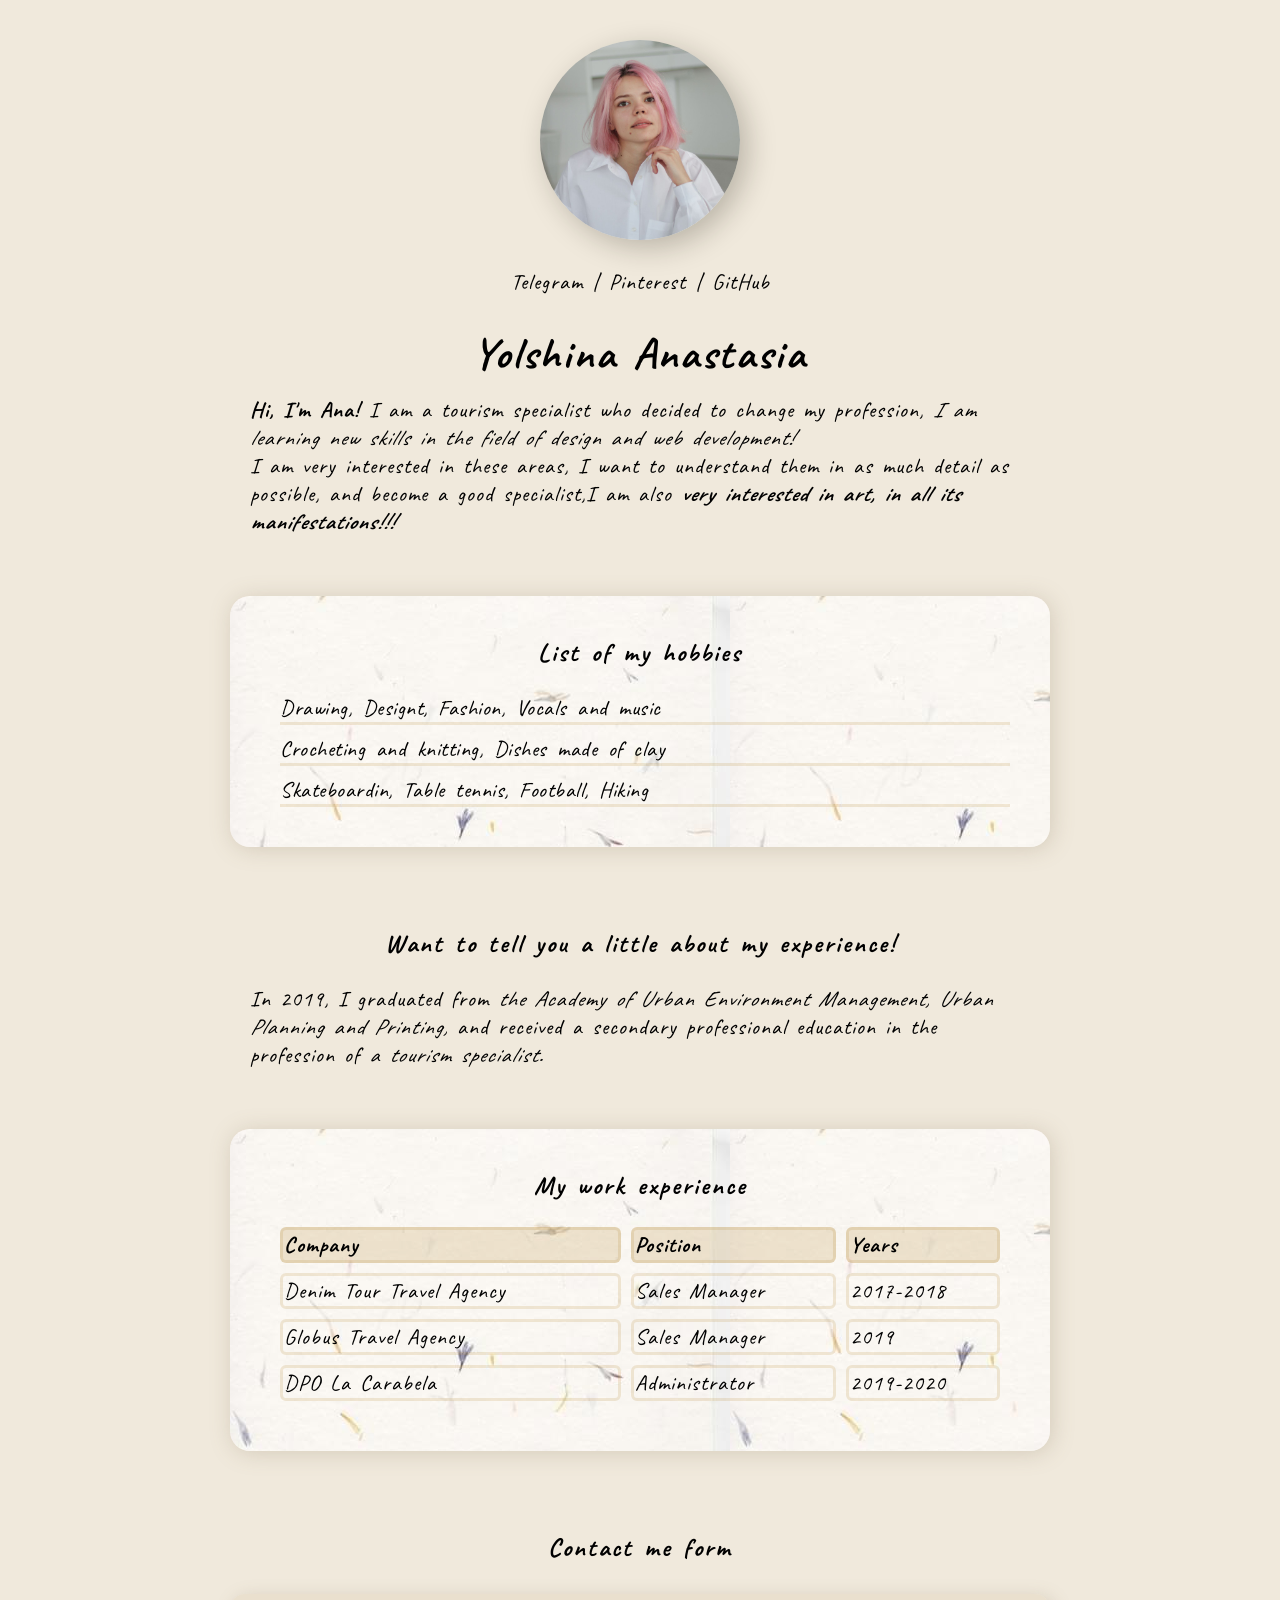
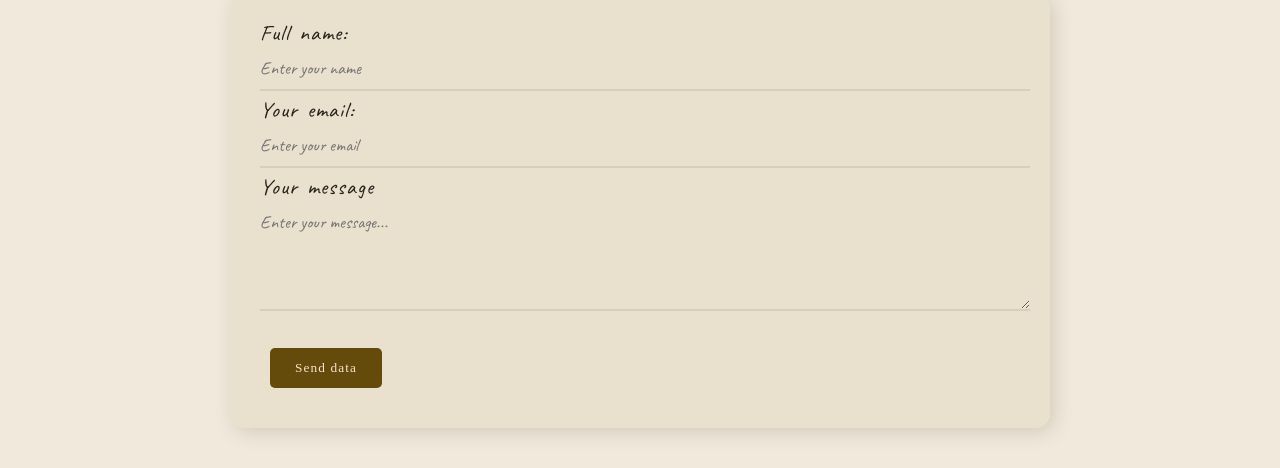
<file: index.html>
<!DOCTYPE html>
<html lang="en">
    <head>
        <meta charset="UTF-8"/>

        <meta http-equiv="X-UA-Compatible" content="IE=edge"/>

        <meta name="viewport" content="width=device-width, initial-scale=1.0"/>

        <meta name="keywords" content="html, resume, Anastasia"/>

        <meta name="description" content="Это сайт резюме Ёлшиной Анастасии" />

        <title> Anastasia's resume </title>
        <link rel="stylesheet" href="styles.css">
    </head>

    <body>
        <div class="container">

            <div class="info"> 
                <img class="art" src="photo_2021-06-21_15-49-02.jpg" alt="My photo">
                <br>
                
                <div class="links">
                    <a href="https://t.me/ElshRoll" target="_blank"> Telegram </a>
                    |
                    <a href="https://ru.pinterest.com/Mey_cinnamon/" target="_blank"> Pinterest </a> 
                    |    
                    <a href="https://github.com/CinnamonRollAE/MyProfile" target="_blank"> GitHub </a>
                </div> 

                <h1>Yolshina Anastasia</h1>  

                <p><strong>Hi, I'm Ana!</strong> I am a tourism specialist who decided to change my profession, 
                    <em>I am learning new  skills in the field of design and web development!</em>
                    <br>I am very interested in these areas, I want to understand them in as much detail as <br>possible,
                    and become a good specialist,I am also <strong><em>very interested in art, in all its manifestations!!!</em></strong>
                </p>

            </div>
        
            <div class="card wpink">
                <h3>List of my hobbies</h3>
                            <ul class="list">
                                <li>Drawing, Designt, Fashion, Vocals and music</li>
                                <li>Crocheting and knitting, Dishes made of clay</li>  
                                <li>Skateboardin, Table tennis, Football, Hiking</li>
                            </ul>               
            </div>
                
                <h3> Want to tell you a little about my experience!</h3>
                <p>
                    In 2019, I graduated from <em>the Academy of Urban Environment Management, Urban Planning and Printing,</em> and
                    received a secondary professional education in the profession of<em> a tourism specialist.</em> 
                </p>

            <div class="card pink">

                <table class="table">      
                    <h3 class="title-table">My work experience</h3>

                        <tr>
                            <th>Company</th>
                            <th>Position</th>
                            <th>Years</th>
                        </tr>

                        <tr>
                            <td>Denim Tour Travel Agency</td>
                            <td>Sales Manager</td>
                            <td>2017-2018</td>
                        </tr>
                        <tr>
                            <td>Globus Travel Agency</td>
                            <td>Sales Manager</td>
                            <td>2019</td>
                        </tr>
                        <tr>
                            <td> DPO La Carabela</td>
                            <td>Administrator</td>
                            <td>2019-2020</td>
                        </tr>
                    
                </table>
            </div>
            
            <h3 class="title-form">Contact me form</h3>

            <from class="form" action="/">
               
                <div class="form-row">
                    <div class="form-group">
                        <label>
                            Full name:
                            <input type="text" placeholder="Enter your name"> 
                        </label> 
                    </div>

                    <div class="form-group"> 
                        <label for="email"> Your email: </label> 
                        <input type="email" id="email" placeholder="Enter your email"> 
                    </div>
                </div>
                
                    <div class="form-group">
                        <label for="message"> Your message </label> 
                    
                        <textarea id="message" cols="30" rows="4" placeholder="Enter your message..."></textarea> 
                    </div>

                    <div>
                        <label>
                            <input class="btn" type="submit" value="Send data"> 
                        </label> 
                    </div>
            </from>   
        </div>                            
    </body>
</file>
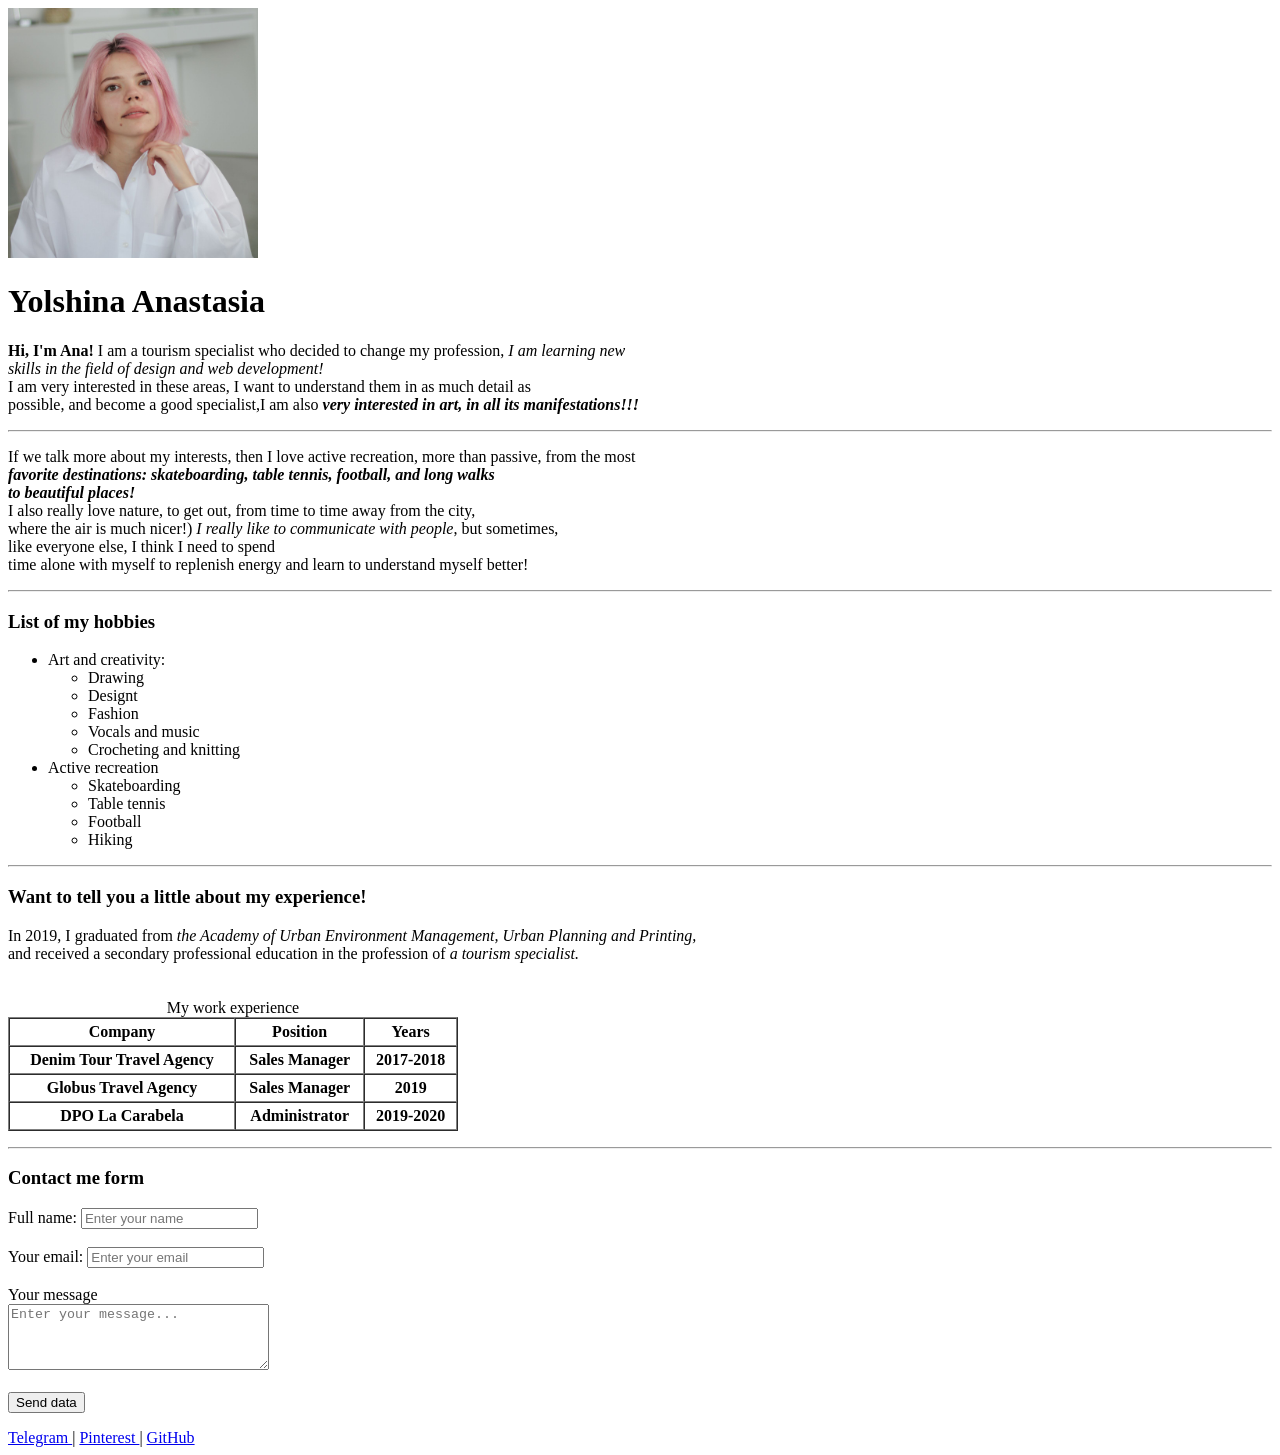
<file: MyResume.html>
<!DOCTYPE html>
<html lang="en">
    <head>
        <meta charset="UTF-8"/>

        <meta http-equiv="X-UA-Compatible" content="IE=edge"/>

        <meta name="viewport" content="width=device-width, initial-scale=1.0"/>

         <meta name="keywords" content="html, resume, Anastasia, cv"/>

        <meta name="description" content="Это сайт резюме Ёлшиной Анастасии"/>

        <title> Anastasia's resume </title>
    </head>

    <body>
        <img src="images/photo_2021-06-21_15-49-02.jpg" alt="My photo" width="250">
        <h1>Yolshina Anastasia</h1>
        <p>
            <strong>Hi, I'm Ana!</strong>
            I am a tourism specialist who decided to change my profession, <em>I am learning new <br> skills in the field of design and web development!</em>
            <br>I am very interested in these areas, I want to understand them in as much detail as <br>possible,
             and become a good specialist,I am also <strong><em>very interested in art, in all its manifestations!!!</em></strong> 
        </p>
        <hr>
        <p>
            If we talk more about my interests, then I love active recreation, more than passive, from the most<br>
              <strong><em>favorite destinations: skateboarding, table tennis, football, and long walks <br>
             to beautiful places!<br></em></strong>
            I also really love nature, to get out, from time to time away from the city, <br>
            where the air is much nicer!) <em>I really like to communicate with people</em>, but sometimes,<br>
             like everyone else, I think I need to spend<br> time alone with myself to replenish energy and learn to understand myself better!
        </p>

        <hr>

        <p> 
            <h3>List of my hobbies</h3>
          <ul>
            <li>Art and creativity:
                <ul>
                   <li>Drawing</li>
                    <li>Designt</li>
                    <li>Fashion</li>
                    <li>Vocals and music</li>
                    <li>Crocheting and knitting</li>  
                </ul>
            </li>

            <li>Active recreation
                    <ul>
                        <li>Skateboarding</li>
                        <li>Table tennis</li>
                        <li>Football</li>
                        <li>Hiking</li>
                    </ul>     
            </li>   
          </ul>  
        </p>

        <hr>

        <p>
           <h3> Want to tell you a little about my experience!</h3>

             In 2019, I graduated from <em>the Academy of Urban Environment Management, Urban Planning and Printing,</em><br> and
            received a secondary professional education in the profession of<em> a tourism specialist.</em>
       
                <br>
                <br>
                <br>
    
            <!-- атрибут border уже не используется в html5 -->
            <table width="450" border="1" cellspacing="0" cellpadding="4">
                <caption>My work experience</caption>
            
                <thead>
                     <tr>
                        <th>Company</th>
                        <th>Position</th>
                        <th>Years</th>
                    </tr>
               </thead> 

                    <tr>
                        <th>Denim Tour Travel Agency</th>
                        <th>Sales Manager</th>
                        <th>2017-2018</th>
                    </tr>
                    <tr>
                        <th>Globus Travel Agency </th>
                        <th>Sales Manager</th>
                        <th>2019</th>
                    </tr>
                    <tr>
                        <th> DPO La Carabela</th>
                        <th>Administrator</th>
                        <th>2019-2020</th>
                    </tr>
               </tbodf>
            </table>     
        </p>

        <hr>
        
        <p>
            <h3>Contact me form</h3>
            <from action="/">
                    <div>
                        <label>
                            Full name:
                            <input type="text" placeholder="Enter your name"> 
                        </label> 
                    </div>

                    <br>

                    <div> 
                        <label for="email"> Your email: </label> 
                        <input type="email" id="email" placeholder="Enter your email"> 
                    </div>

                    <br>

                    <div>
                        <label for="message"> Your message </label> 
                        <br>
                        <textarea id="message" cols="30" rows="4" placeholder="Enter your message..."></textarea> 
                    </div>

                    <br>

                    <div>
                        <label>
                            <input type="submit" value="Send data"> 
                        </label> 
                    </div>
            </from>
        </p>
      
           
          
        <a href="https://t.me/ElshRoll" target="_blank"> Telegram </a>
        |
        <a href="https://ru.pinterest.com/Mey_cinnamon/" target="_blank"> Pinterest </a> 
        |    
        <a href="https://github.com/CinnamonRollAE/MyProfile" target="_blank"> GitHub </a>

    </body>
    </html>
</file>
<file: styles.css>
@import url('https://fonts.googleapis.com/css2?family=Caveat:wght@500&display=swap');

body {font-family: 'Caveat', 'Impallari Type','sans-serif'; 
      background: rgb(240, 233, 220);
      font-size: 22px;
      letter-spacing: 1px;
      margin: 0 0 40px 0;
}

.container {
max-width: 820px;
margin: auto;  
padding-top: 40px;  
word-spacing: 3px; 
}

@media (max-width:500px) {
      .container{
            text-align: center;   
      }   
}

.art {
width: 200px;
border-radius: 50%;
box-shadow: 8px 8px 28px  rgba(33, 28, 16, 0.25);
display: block;
margin: 0 auto;             
}

.links {
text-align: center;
}

.links a {
text-decoration: none;
color:black;      
}

a:hover {
color: #ca9205
}

.info h1 {
text-align: center;
letter-spacing: 2px;
margin: 30px 0px 0px 0px;
}

.info p {
margin: 0 auto;
max-width:790px;
padding: 15px 20px 60px 20px;
}

.card {
border-radius:20px;
padding: 40px 40px;
}

.wpink, .pink{
background: url("bg.jpg");
box-shadow: 2px 2px 22px  rgba(130, 117, 88, 0.25);
}

.wpink h3{    
text-align: center;
letter-spacing: 2px;
margin: 0;
margin-bottom:15px;
}  

.list{
margin: 0;
padding: 0;
list-style: none;
letter-spacing:0.5px;
word-spacing: 5px;
padding-left: 10px;
}

.list li{
padding-top: 10px;
border-bottom: 3px solid rgba(178, 134, 46, 0.174); 
}

h3{
text-align: center;
letter-spacing: 2px;
margin: 80px 0px 10px 0px;    
}

.title-form{
text-align: center;
letter-spacing: 2px;
margin: 80px 0px 30px 0px;    
}

p{
margin: 0 auto;
max-width:800px;
padding: 15px 20px 60px 20px;    
}

.table{
width: 100%; 
text-align: left;
border-spacing: 10px;
}

.table th{
background: rgba(178, 134, 46, 0.189);;
}

.table th, tr, td{
border-spacing: 10px;
border-style: solid;
border-color: rgba(178, 134, 46, 0.174);
border-radius:6px;
font-size: 22px;
}

.table td:hover {
background: #cb9c2517;
}

.title-table{
text-align: center;
letter-spacing: 2px;
margin: 0;
margin-bottom:15px;
}

.form {
padding: 20px 20px 0px 30px;
display: block;
box-shadow: 4px 4px 18px  rgba(130, 117, 88, 0.25);
background:   rgba(233, 223, 205, 0.862); 
border-radius: 15px; 
font-size: 22px;
}

.form-group label{
display: block;
color: #0e0b05e4;
padding-top: 5px;  
}

.form-group input, .form-group textarea{
width: 100%;
box-sizing: border-box;
border: none;
background: transparent;
border-bottom: 2px solid rgba(118, 96, 40, 0.141);
padding: 10px 0px 10px;
outline: none;
color: black;
font-family: caveat;
font-size: 18px;
}

 .form-group input:hover,.form-group textarea:hover {
background: #cb9c2517;
border-radius: 8px;
 } 

.btn {
background: #644b0c;
margin: 30px 10px 40px 10px;
padding: 12px 25px;
border:none;
color: rgb(249, 228, 202);
font-family: Tina Anderson;
letter-spacing: 1.1px;
border-radius: 5px;
cursor: pointer;
}

.btn:hover {
opacity: 0.8;
color: #e7a726be;
}
</file>
